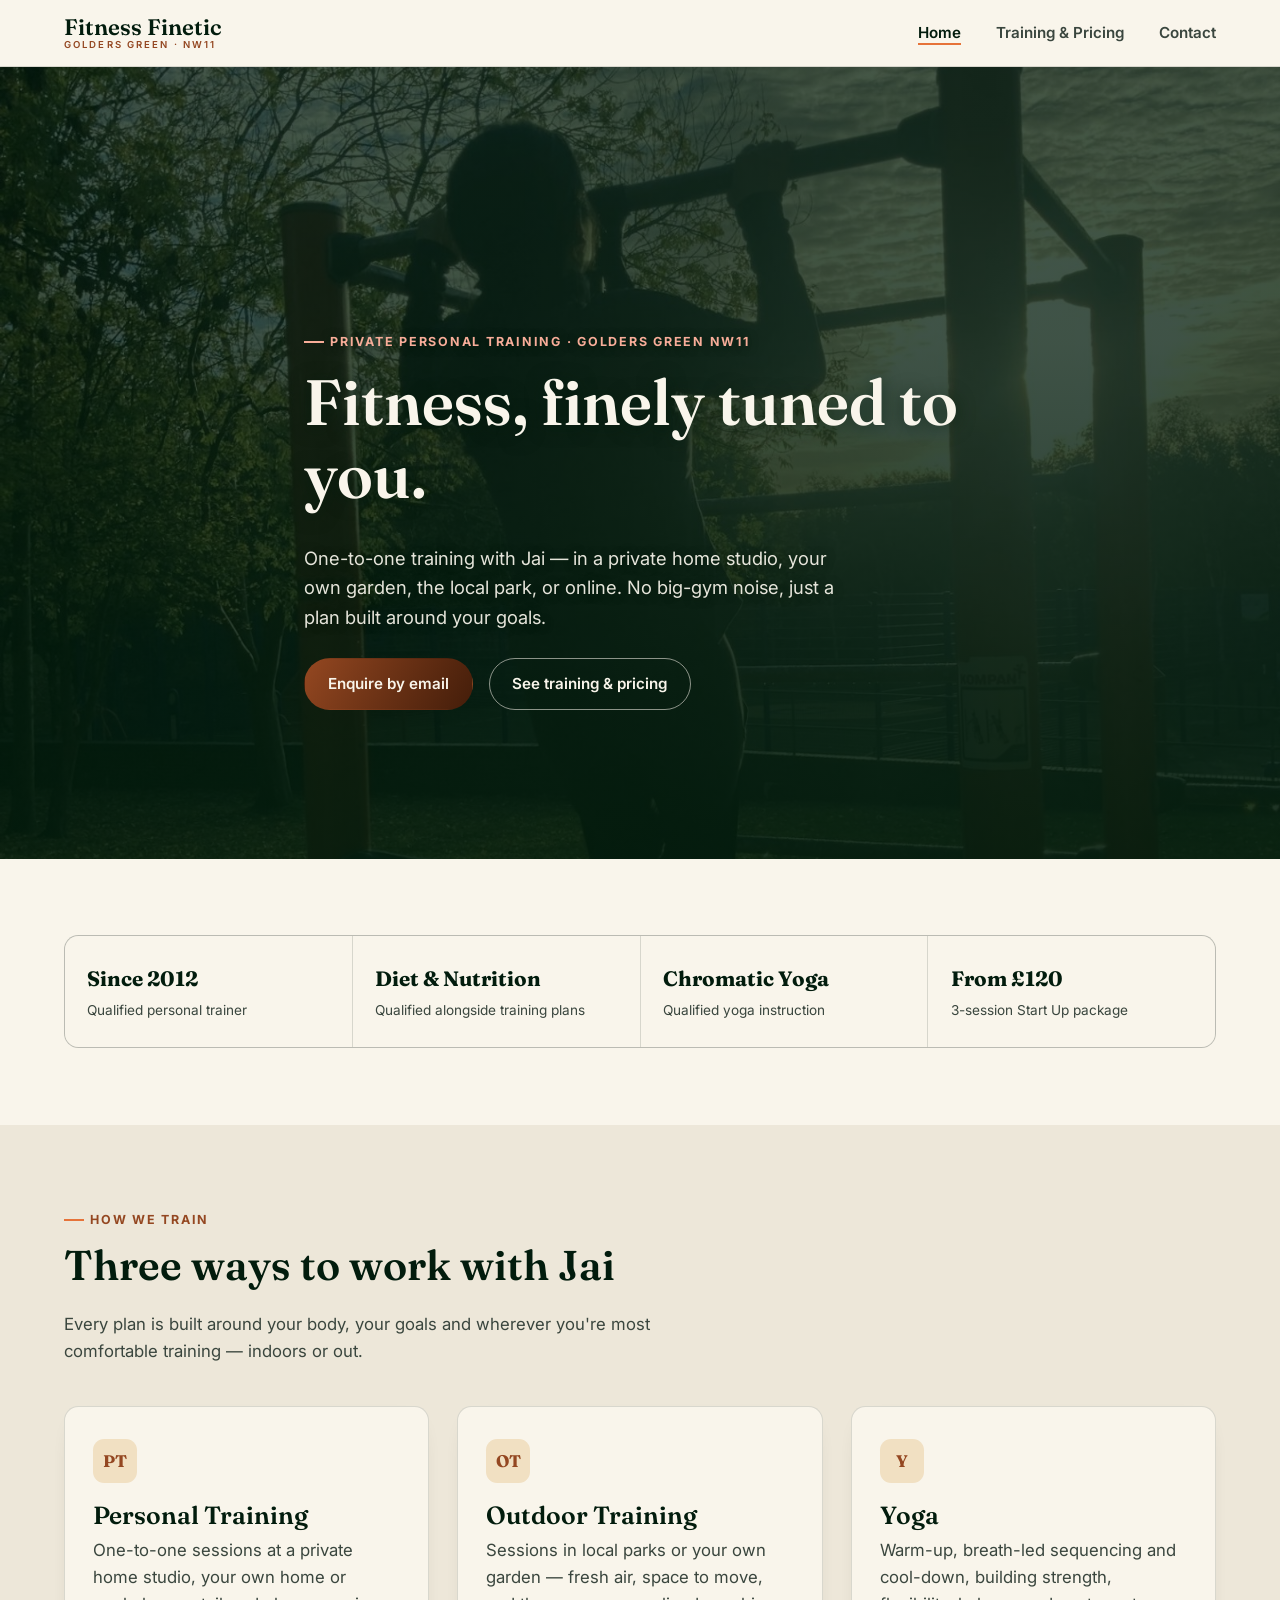
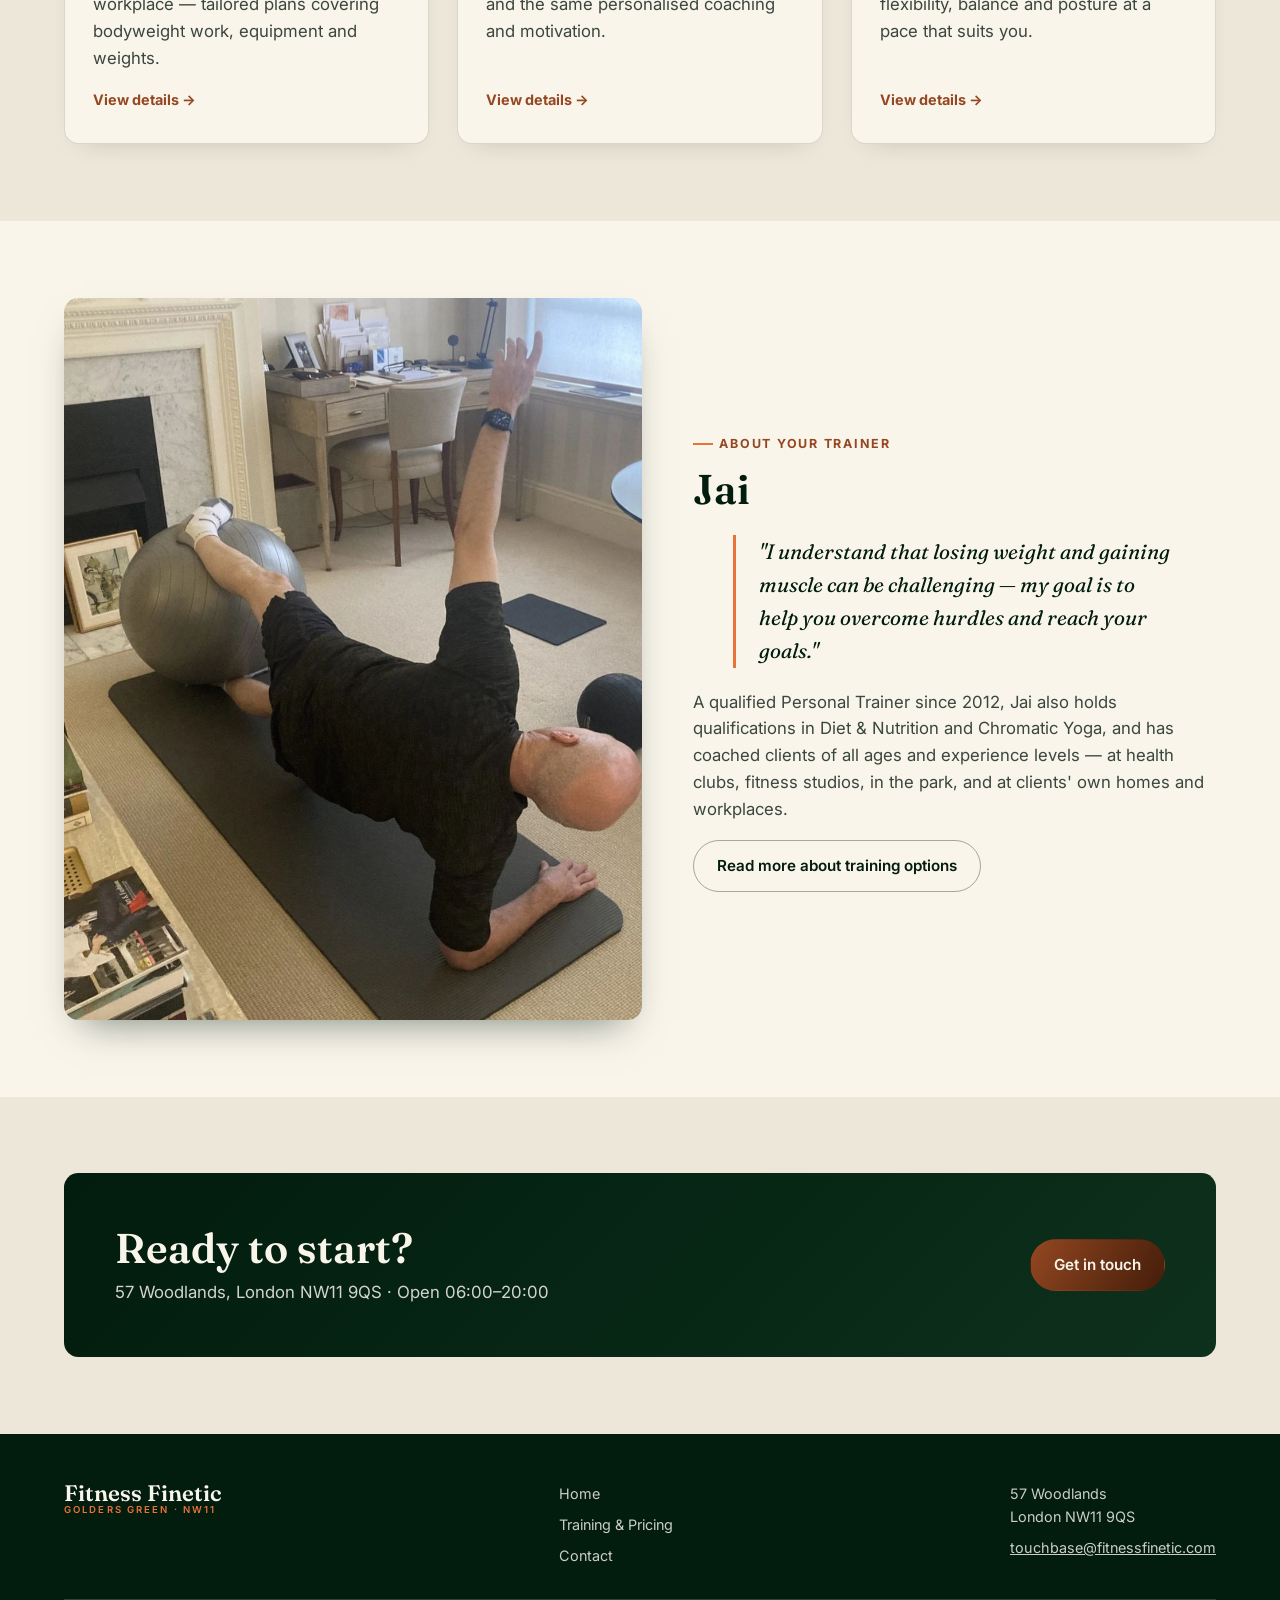
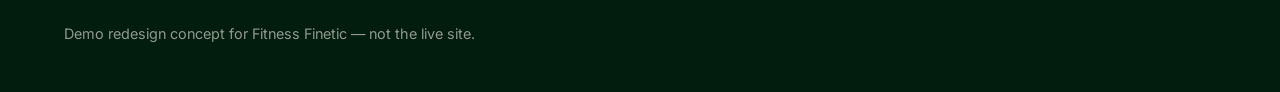
<file: index.html>
<!doctype html>
<html lang="en-GB">
<head>
<meta charset="utf-8">
<meta name="viewport" content="width=device-width, initial-scale=1">
<title>Fitness Finetic — Private Personal Training in Golders Green, NW11</title>
<meta name="description" content="Private personal training, outdoor sessions and yoga with Jai in Golders Green NW11 — studio, home, park or online. Sessions from £120.">
<link rel="preconnect" href="https://fonts.googleapis.com">
<link rel="preconnect" href="https://fonts.gstatic.com" crossorigin>
<link href="https://fonts.googleapis.com/css2?family=Fraunces:opsz,wght@9..144,500;9..144,600&family=Inter:wght@400;500;600;700&display=swap" rel="stylesheet">
<link rel="stylesheet" href="assets/css/style.css">
</head>
<body>

<header class="site-header" data-nav-open="false">
  <div class="container">
    <a class="wordmark" href="index.html">Fitness Finetic<small>Golders Green · NW11</small></a>
    <nav class="primary-nav" aria-label="Primary">
      <ul>
        <li><a href="index.html" aria-current="page">Home</a></li>
        <li><a href="training.html">Training &amp; Pricing</a></li>
        <li><a href="contact.html">Contact</a></li>
      </ul>
    </nav>
    <button class="nav-toggle" aria-label="Toggle menu" aria-expanded="false">
      <span></span>
    </button>
  </div>
</header>

<main>
  <section class="hero">
    <div class="hero-media">
      <img src="assets/images/outdoor-pullups-sunset.jpg" alt="Client performing pull-ups on an outdoor gym bar silhouetted against a sunset sky during an outdoor personal training session">
    </div>
    <div class="container hero-content">
      <p class="eyebrow">Private personal training · Golders Green NW11</p>
      <h1>Fitness, finely tuned to you.</h1>
      <p class="lead">One-to-one training with Jai — in a private home studio, your own garden, the local park, or online. No big-gym noise, just a plan built around your goals.</p>
      <div class="hero-actions">
        <span class="btn-wrap"><a class="btn accent" href="mailto:touchbase@fitnessfinetic.com">Enquire by email</a></span>
        <span class="btn-wrap"><a class="btn ghost" href="training.html">See training &amp; pricing</a></span>
      </div>
    </div>
  </section>

  <section data-reveal>
    <div class="container">
      <div class="fact-strip">
        <div class="fact">
          <strong>Since 2012</strong>
          <span>Qualified personal trainer</span>
        </div>
        <div class="fact">
          <strong>Diet &amp; Nutrition</strong>
          <span>Qualified alongside training plans</span>
        </div>
        <div class="fact">
          <strong>Chromatic Yoga</strong>
          <span>Qualified yoga instruction</span>
        </div>
        <div class="fact">
          <strong>From £120</strong>
          <span>3-session Start Up package</span>
        </div>
      </div>
    </div>
  </section>

  <section class="alt-bg">
    <div class="container">
      <div class="section-head" data-reveal>
        <p class="eyebrow">How we train</p>
        <h2>Three ways to work with Jai</h2>
        <p>Every plan is built around your body, your goals and wherever you're most comfortable training — indoors or out.</p>
      </div>
      <div class="card-grid">
        <div class="card" data-reveal>
          <span class="card-icon">PT</span>
          <h3>Personal Training</h3>
          <p>One-to-one sessions at a private home studio, your own home or workplace — tailored plans covering bodyweight work, equipment and weights.</p>
          <a class="card-link" href="training.html#personal-training">View details →</a>
        </div>
        <div class="card" data-reveal>
          <span class="card-icon">OT</span>
          <h3>Outdoor Training</h3>
          <p>Sessions in local parks or your own garden — fresh air, space to move, and the same personalised coaching and motivation.</p>
          <a class="card-link" href="training.html#outdoor-training">View details →</a>
        </div>
        <div class="card" data-reveal>
          <span class="card-icon">Y</span>
          <h3>Yoga</h3>
          <p>Warm-up, breath-led sequencing and cool-down, building strength, flexibility, balance and posture at a pace that suits you.</p>
          <a class="card-link" href="training.html#yoga">View details →</a>
        </div>
      </div>
    </div>
  </section>

  <section>
    <div class="container split">
      <div class="split-media">
        <img src="assets/images/home-studio-mobility.jpg" alt="Client doing a mobility exercise with a stability ball during a home personal training session">
      </div>
      <div data-reveal>
        <p class="eyebrow">About your trainer</p>
        <h2>Jai</h2>
        <blockquote class="pull-quote">"I understand that losing weight and gaining muscle can be challenging — my goal is to help you overcome hurdles and reach your goals."</blockquote>
        <p>A qualified Personal Trainer since 2012, Jai also holds qualifications in Diet &amp; Nutrition and Chromatic Yoga, and has coached clients of all ages and experience levels — at health clubs, fitness studios, in the park, and at clients' own homes and workplaces.</p>
        <span class="btn-wrap"><a class="btn ghost dark" href="training.html">Read more about training options</a></span>
      </div>
    </div>
  </section>

  <section class="alt-bg">
    <div class="container">
      <div class="cta-band" data-reveal>
        <div>
          <h2>Ready to start?</h2>
          <p>57 Woodlands, London NW11 9QS · Open 06:00–20:00</p>
        </div>
        <span class="btn-wrap"><a class="btn accent" href="contact.html">Get in touch</a></span>
      </div>
    </div>
  </section>
</main>

<footer class="site-footer">
  <div class="container">
    <div class="footer-grid">
      <div>
        <a class="wordmark" href="index.html">Fitness Finetic<small>Golders Green · NW11</small></a>
      </div>
      <nav class="footer-nav" aria-label="Footer">
        <ul>
          <li><a href="index.html">Home</a></li>
          <li><a href="training.html">Training &amp; Pricing</a></li>
          <li><a href="contact.html">Contact</a></li>
        </ul>
      </nav>
      <div>
        <p style="margin:0">57 Woodlands<br>London NW11 9QS</p>
        <p style="margin:0.6em 0 0"><a href="mailto:touchbase@fitnessfinetic.com">touchbase@fitnessfinetic.com</a></p>
      </div>
    </div>
    <p class="footer-fine">Demo redesign concept for Fitness Finetic — not the live site.</p>
  </div>
</footer>

<script src="assets/js/script.js"></script>
</body>
</html>
</file>
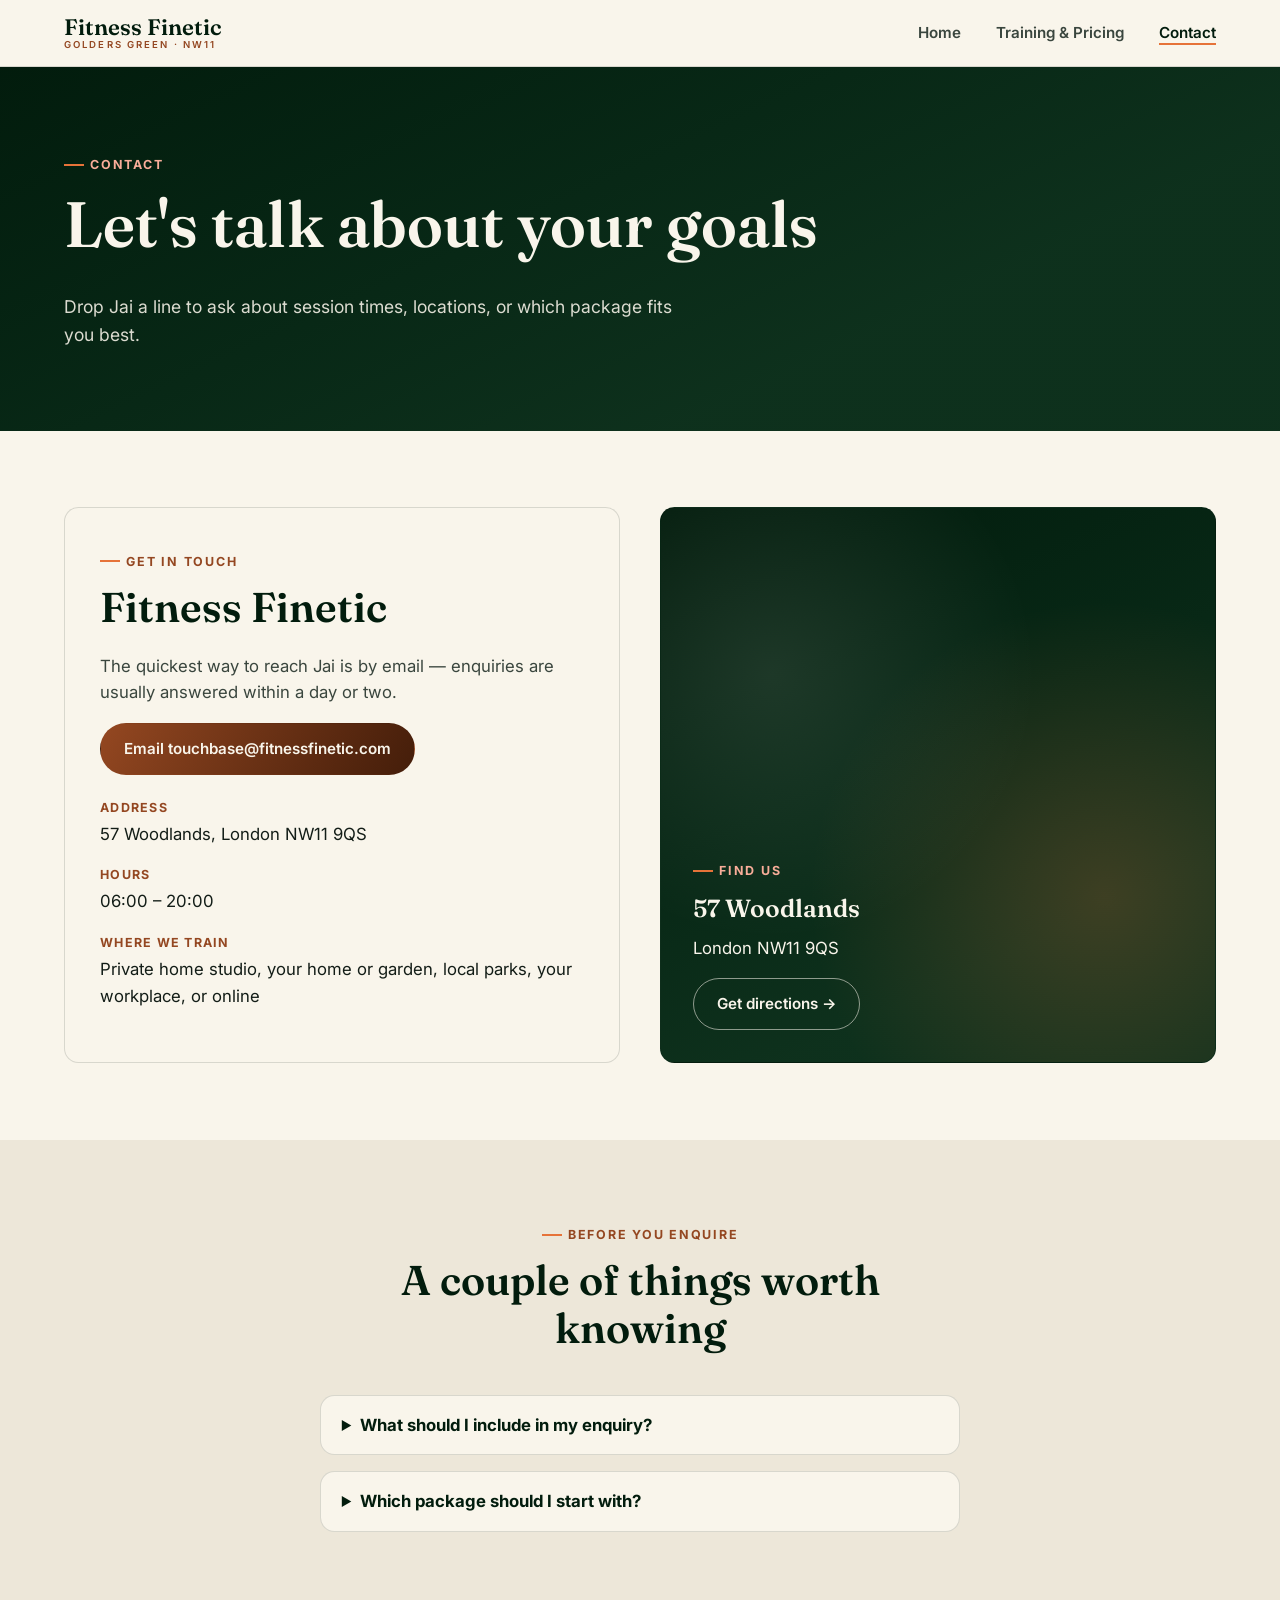
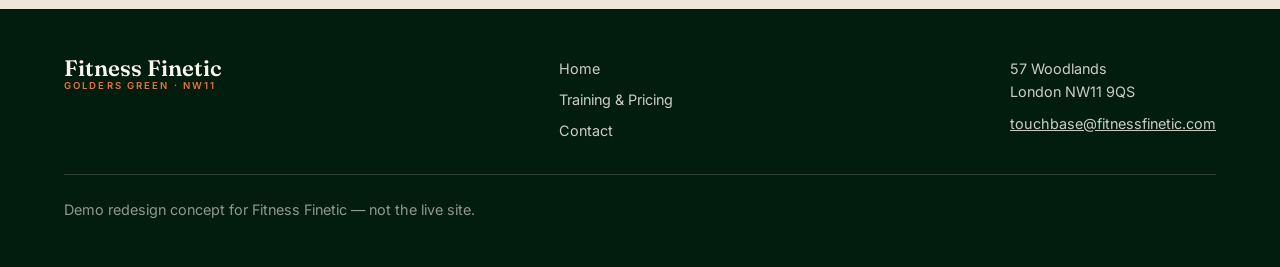
<file: contact.html>
<!doctype html>
<html lang="en-GB">
<head>
<meta charset="utf-8">
<meta name="viewport" content="width=device-width, initial-scale=1">
<title>Contact — Fitness Finetic, Golders Green NW11</title>
<meta name="description" content="Get in touch with Fitness Finetic in Golders Green NW11. Email touchbase@fitnessfinetic.com, 57 Woodlands, London NW11 9QS, open 06:00–20:00.">
<link rel="preconnect" href="https://fonts.googleapis.com">
<link rel="preconnect" href="https://fonts.gstatic.com" crossorigin>
<link href="https://fonts.googleapis.com/css2?family=Fraunces:opsz,wght@9..144,500;9..144,600&family=Inter:wght@400;500;600;700&display=swap" rel="stylesheet">
<link rel="stylesheet" href="assets/css/style.css">
</head>
<body>

<header class="site-header" data-nav-open="false">
  <div class="container">
    <a class="wordmark" href="index.html">Fitness Finetic<small>Golders Green · NW11</small></a>
    <nav class="primary-nav" aria-label="Primary">
      <ul>
        <li><a href="index.html">Home</a></li>
        <li><a href="training.html">Training &amp; Pricing</a></li>
        <li><a href="contact.html" aria-current="page">Contact</a></li>
      </ul>
    </nav>
    <button class="nav-toggle" aria-label="Toggle menu" aria-expanded="false">
      <span></span>
    </button>
  </div>
</header>

<main>
  <div class="page-header">
    <div class="container">
      <p class="eyebrow">Contact</p>
      <h1>Let's talk about your goals</h1>
      <p class="lead">Drop Jai a line to ask about session times, locations, or which package fits you best.</p>
    </div>
  </div>

  <section>
    <div class="container contact-grid">
      <div class="contact-card" data-reveal>
        <p class="eyebrow">Get in touch</p>
        <h2>Fitness Finetic</h2>
        <p>The quickest way to reach Jai is by email — enquiries are usually answered within a day or two.</p>
        <span class="btn-wrap"><a class="btn accent" href="mailto:touchbase@fitnessfinetic.com">Email touchbase@fitnessfinetic.com</a></span>
        <dl>
          <div>
            <dt>Address</dt>
            <dd>57 Woodlands, London NW11 9QS</dd>
          </div>
          <div>
            <dt>Hours</dt>
            <dd>06:00 – 20:00</dd>
          </div>
          <div>
            <dt>Where we train</dt>
            <dd>Private home studio, your home or garden, local parks, your workplace, or online</dd>
          </div>
        </dl>
      </div>
      <div class="map-card" data-reveal>
        <div class="map-card-body">
          <p class="eyebrow">Find us</p>
          <h3>57 Woodlands</h3>
          <p>London NW11 9QS</p>
          <span class="btn-wrap"><a class="btn ghost" href="https://www.google.com/maps/search/?api=1&amp;query=57+Woodlands%2C+London+NW11+9QS" target="_blank" rel="noopener">Get directions →</a></span>
        </div>
      </div>
    </div>
  </section>

  <section class="alt-bg">
    <div class="container">
      <div class="section-head center" data-reveal>
        <p class="eyebrow">Before you enquire</p>
        <h2>A couple of things worth knowing</h2>
      </div>
      <div style="max-width:40rem;margin-inline:auto;display:grid;gap:1rem" data-reveal>
        <details class="note">
          <summary>What should I include in my enquiry?</summary>
          <p style="margin:0">Let Jai know your main goal (e.g. general fitness, weight loss, muscle gain, or yoga), your preferred location (studio, home, park or online), and roughly what times of day suit you.</p>
        </details>
        <details class="note">
          <summary>Which package should I start with?</summary>
          <p style="margin:0">Most new clients start with the Start Up package (3 sessions, from £120) to try things out before committing to a longer Personal Training or Yoga Pass block — see the <a href="training.html">Training &amp; Pricing</a> page for full details.</p>
        </details>
      </div>
    </div>
  </section>
</main>

<footer class="site-footer">
  <div class="container">
    <div class="footer-grid">
      <div>
        <a class="wordmark" href="index.html">Fitness Finetic<small>Golders Green · NW11</small></a>
      </div>
      <nav class="footer-nav" aria-label="Footer">
        <ul>
          <li><a href="index.html">Home</a></li>
          <li><a href="training.html">Training &amp; Pricing</a></li>
          <li><a href="contact.html">Contact</a></li>
        </ul>
      </nav>
      <div>
        <p style="margin:0">57 Woodlands<br>London NW11 9QS</p>
        <p style="margin:0.6em 0 0"><a href="mailto:touchbase@fitnessfinetic.com">touchbase@fitnessfinetic.com</a></p>
      </div>
    </div>
    <p class="footer-fine">Demo redesign concept for Fitness Finetic — not the live site.</p>
  </div>
</footer>

<script src="assets/js/script.js"></script>
</body>
</html>
</file>
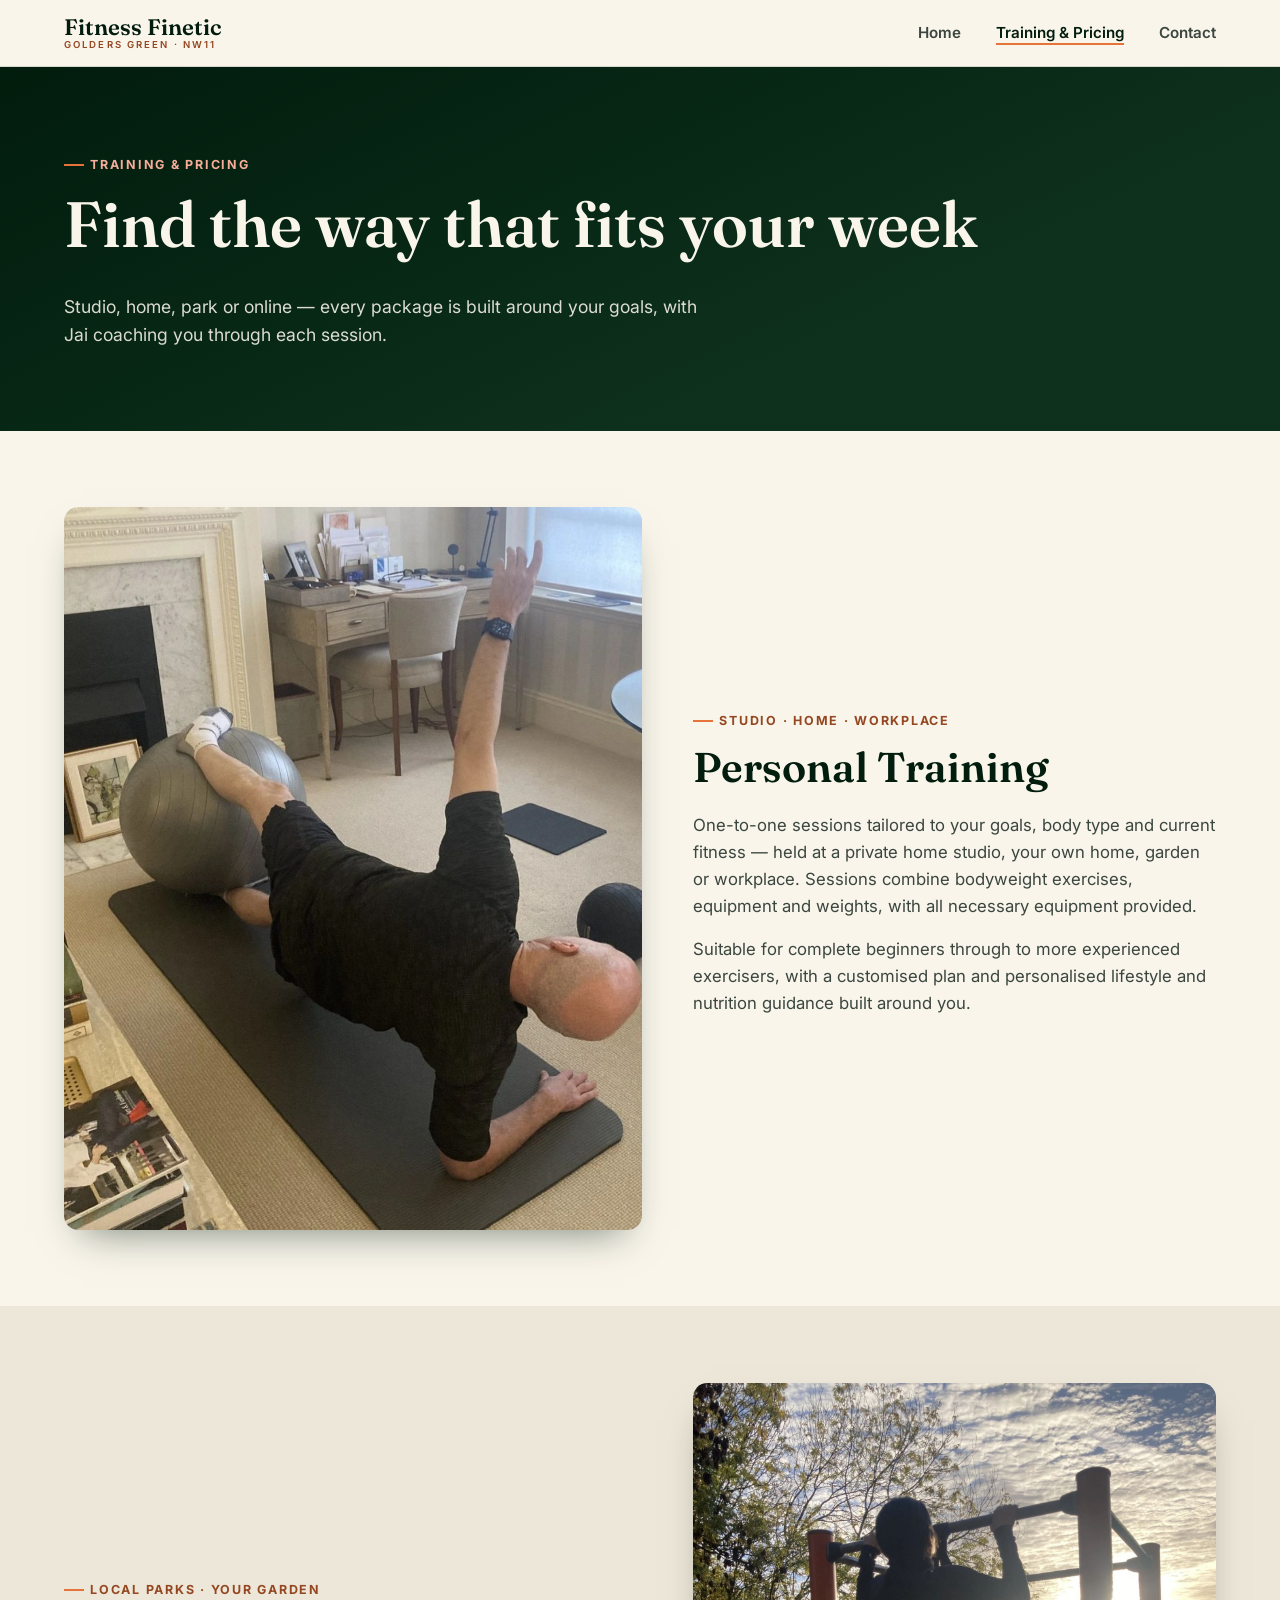
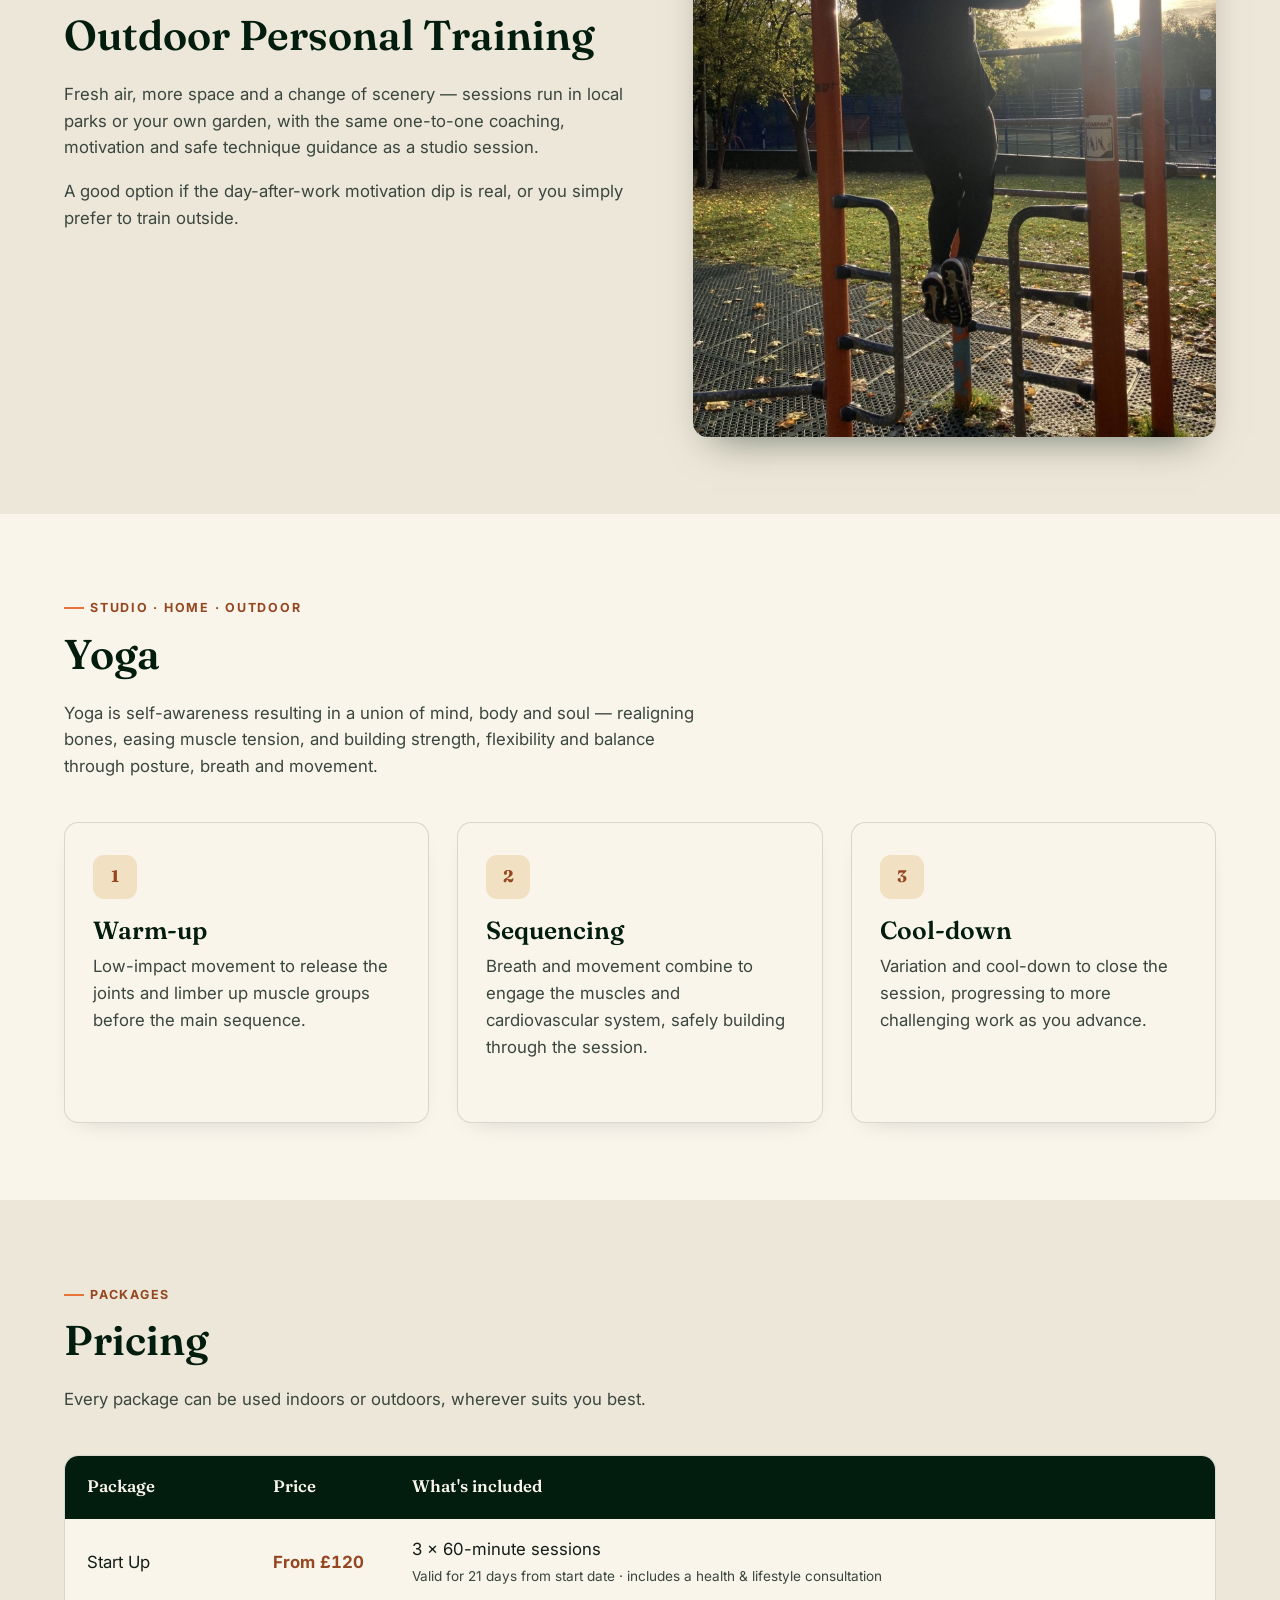
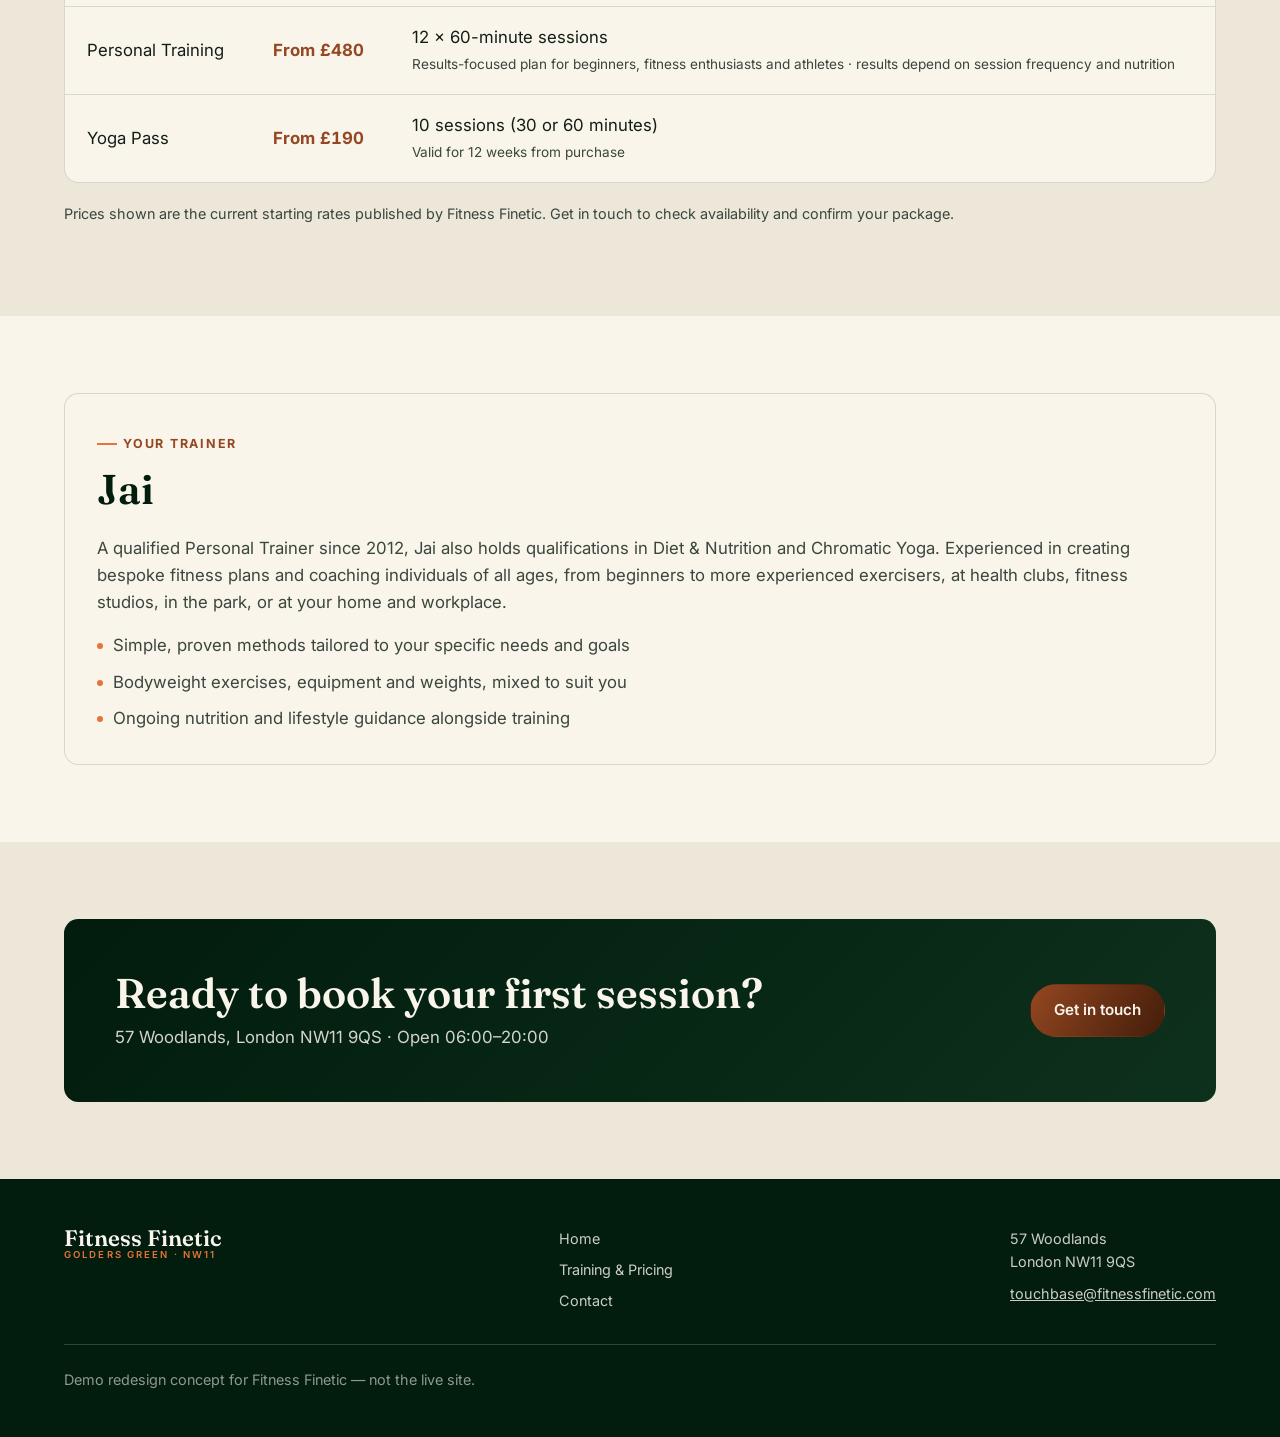
<file: training.html>
<!doctype html>
<html lang="en-GB">
<head>
<meta charset="utf-8">
<meta name="viewport" content="width=device-width, initial-scale=1">
<title>Training &amp; Pricing — Fitness Finetic, Golders Green NW11</title>
<meta name="description" content="Personal training, outdoor training and yoga with Jai in Golders Green NW11. Start Up package from £120, Personal Training from £480, Yoga Pass from £190.">
<link rel="preconnect" href="https://fonts.googleapis.com">
<link rel="preconnect" href="https://fonts.gstatic.com" crossorigin>
<link href="https://fonts.googleapis.com/css2?family=Fraunces:opsz,wght@9..144,500;9..144,600&family=Inter:wght@400;500;600;700&display=swap" rel="stylesheet">
<link rel="stylesheet" href="assets/css/style.css">
</head>
<body>

<header class="site-header" data-nav-open="false">
  <div class="container">
    <a class="wordmark" href="index.html">Fitness Finetic<small>Golders Green · NW11</small></a>
    <nav class="primary-nav" aria-label="Primary">
      <ul>
        <li><a href="index.html">Home</a></li>
        <li><a href="training.html" aria-current="page">Training &amp; Pricing</a></li>
        <li><a href="contact.html">Contact</a></li>
      </ul>
    </nav>
    <button class="nav-toggle" aria-label="Toggle menu" aria-expanded="false">
      <span></span>
    </button>
  </div>
</header>

<main>
  <div class="page-header">
    <div class="container">
      <p class="eyebrow">Training &amp; Pricing</p>
      <h1>Find the way that fits your week</h1>
      <p class="lead">Studio, home, park or online — every package is built around your goals, with Jai coaching you through each session.</p>
    </div>
  </div>

  <section id="personal-training">
    <div class="container split">
      <div class="split-media">
        <img src="assets/images/home-studio-mobility.jpg" alt="Client doing a mobility exercise with a stability ball during a home personal training session">
      </div>
      <div data-reveal>
        <p class="eyebrow">Studio · Home · Workplace</p>
        <h2>Personal Training</h2>
        <p>One-to-one sessions tailored to your goals, body type and current fitness — held at a private home studio, your own home, garden or workplace. Sessions combine bodyweight exercises, equipment and weights, with all necessary equipment provided.</p>
        <p>Suitable for complete beginners through to more experienced exercisers, with a customised plan and personalised lifestyle and nutrition guidance built around you.</p>
      </div>
    </div>
  </section>

  <section id="outdoor-training" class="alt-bg">
    <div class="container split reverse">
      <div class="split-media">
        <img src="assets/images/outdoor-pullups-sunset.jpg" alt="Client doing pull-ups on an outdoor gym bar at sunset during an outdoor personal training session">
      </div>
      <div data-reveal>
        <p class="eyebrow">Local parks · Your garden</p>
        <h2>Outdoor Personal Training</h2>
        <p>Fresh air, more space and a change of scenery — sessions run in local parks or your own garden, with the same one-to-one coaching, motivation and safe technique guidance as a studio session.</p>
        <p>A good option if the day-after-work motivation dip is real, or you simply prefer to train outside.</p>
      </div>
    </div>
  </section>

  <section id="yoga">
    <div class="container">
      <div class="section-head" data-reveal>
        <p class="eyebrow">Studio · Home · Outdoor</p>
        <h2>Yoga</h2>
        <p>Yoga is self-awareness resulting in a union of mind, body and soul — realigning bones, easing muscle tension, and building strength, flexibility and balance through posture, breath and movement.</p>
      </div>
      <div class="card-grid" data-reveal>
        <div class="card">
          <span class="card-icon">1</span>
          <h3>Warm-up</h3>
          <p>Low-impact movement to release the joints and limber up muscle groups before the main sequence.</p>
        </div>
        <div class="card">
          <span class="card-icon">2</span>
          <h3>Sequencing</h3>
          <p>Breath and movement combine to engage the muscles and cardiovascular system, safely building through the session.</p>
        </div>
        <div class="card">
          <span class="card-icon">3</span>
          <h3>Cool-down</h3>
          <p>Variation and cool-down to close the session, progressing to more challenging work as you advance.</p>
        </div>
      </div>
    </div>
  </section>

  <section class="alt-bg">
    <div class="container">
      <div class="section-head" data-reveal>
        <p class="eyebrow">Packages</p>
        <h2>Pricing</h2>
        <p>Every package can be used indoors or outdoors, wherever suits you best.</p>
      </div>
      <div class="scroll-x" data-reveal>
        <table class="pricing-table">
          <thead>
            <tr>
              <th>Package</th>
              <th>Price</th>
              <th>What's included</th>
            </tr>
          </thead>
          <tbody>
            <tr>
              <td>Start Up</td>
              <td class="price">From £120</td>
              <td>
                3 x 60-minute sessions
                <span class="fine">Valid for 21 days from start date · includes a health &amp; lifestyle consultation</span>
              </td>
            </tr>
            <tr>
              <td>Personal Training</td>
              <td class="price">From £480</td>
              <td>
                12 x 60-minute sessions
                <span class="fine">Results-focused plan for beginners, fitness enthusiasts and athletes · results depend on session frequency and nutrition</span>
              </td>
            </tr>
            <tr>
              <td>Yoga Pass</td>
              <td class="price">From £190</td>
              <td>
                10 sessions (30 or 60 minutes)
                <span class="fine">Valid for 12 weeks from purchase</span>
              </td>
            </tr>
          </tbody>
        </table>
      </div>
      <p style="margin-top:1.2rem;font-size:0.9rem;color:var(--ink-soft)">Prices shown are the current starting rates published by Fitness Finetic. Get in touch to check availability and confirm your package.</p>
    </div>
  </section>

  <section>
    <div class="container">
      <div class="trainer-box" data-reveal>
        <p class="eyebrow">Your trainer</p>
        <h2>Jai</h2>
        <p>A qualified Personal Trainer since 2012, Jai also holds qualifications in Diet &amp; Nutrition and Chromatic Yoga. Experienced in creating bespoke fitness plans and coaching individuals of all ages, from beginners to more experienced exercisers, at health clubs, fitness studios, in the park, or at your home and workplace.</p>
        <ul>
          <li>Simple, proven methods tailored to your specific needs and goals</li>
          <li>Bodyweight exercises, equipment and weights, mixed to suit you</li>
          <li>Ongoing nutrition and lifestyle guidance alongside training</li>
        </ul>
      </div>
    </div>
  </section>

  <section class="alt-bg">
    <div class="container">
      <div class="cta-band" data-reveal>
        <div>
          <h2>Ready to book your first session?</h2>
          <p>57 Woodlands, London NW11 9QS · Open 06:00–20:00</p>
        </div>
        <span class="btn-wrap"><a class="btn accent" href="contact.html">Get in touch</a></span>
      </div>
    </div>
  </section>
</main>

<footer class="site-footer">
  <div class="container">
    <div class="footer-grid">
      <div>
        <a class="wordmark" href="index.html">Fitness Finetic<small>Golders Green · NW11</small></a>
      </div>
      <nav class="footer-nav" aria-label="Footer">
        <ul>
          <li><a href="index.html">Home</a></li>
          <li><a href="training.html">Training &amp; Pricing</a></li>
          <li><a href="contact.html">Contact</a></li>
        </ul>
      </nav>
      <div>
        <p style="margin:0">57 Woodlands<br>London NW11 9QS</p>
        <p style="margin:0.6em 0 0"><a href="mailto:touchbase@fitnessfinetic.com">touchbase@fitnessfinetic.com</a></p>
      </div>
    </div>
    <p class="footer-fine">Demo redesign concept for Fitness Finetic — not the live site.</p>
  </div>
</footer>

<script src="assets/js/script.js"></script>
</body>
</html>
</file>
<file: assets/css/style.css>
/* ==========================================================================
   Fitness Finetic — demo redesign
   Distinct identity: private, boutique personal-training studio.
   Deep pine green + warm terracotta accent on warm paper, serif display type.
   ========================================================================== */

@view-transition {
  navigation: auto;
}

:root {
  --brand: oklch(28% 0.055 155);
  --brand-2: oklch(20% 0.045 155);
  --brand-tint: color-mix(in oklch, var(--brand) 22%, white);
  --accent: oklch(68% 0.16 45);
  --accent-dark: color-mix(in oklch, var(--accent) 72%, black);
  --accent-deep: color-mix(in oklch, var(--accent) 42%, black);
  --accent-tint: color-mix(in oklch, var(--accent) 18%, white);
  --accent-hero: color-mix(in oklch, var(--accent) 58%, white);
  --paper: oklch(97% 0.014 90);
  --paper-2: oklch(93% 0.02 88);
  --ink: oklch(22% 0.02 155);
  --ink-soft: oklch(38% 0.02 155);
  --line: color-mix(in oklch, var(--ink) 14%, transparent);

  --font-display: "Fraunces", "Iowan Old Style", Georgia, serif;
  --font-body: "Inter", -apple-system, BlinkMacSystemFont, "Segoe UI", sans-serif;

  --container: min(72rem, 92vw);
  --radius: 0.9rem;
  --shadow-soft: 0 1.2rem 2.4rem -1.2rem color-mix(in oklch, var(--brand-2) 55%, transparent);
}

* {
  box-sizing: border-box;
}

html {
  scroll-behavior: smooth;
}

@media (prefers-reduced-motion: reduce) {
  html {
    scroll-behavior: auto;
  }
}

body {
  margin: 0;
  background: var(--paper);
  color: var(--ink);
  font-family: var(--font-body);
  font-size: 1.05rem;
  line-height: 1.6;
  -webkit-font-smoothing: antialiased;
}

img {
  max-width: 100%;
  display: block;
}

a {
  color: inherit;
}

h1, h2, h3, h4 {
  font-family: var(--font-display);
  line-height: 1.15;
  margin: 0 0 0.5em;
  color: var(--brand-2);
  font-weight: 600;
}

h1 { font-size: clamp(2.4rem, 5vw + 1rem, 4rem); }
h2 { font-size: clamp(1.8rem, 3vw + 1rem, 2.6rem); }
h3 { font-size: clamp(1.25rem, 1.4vw + 1rem, 1.55rem); }

p {
  margin: 0 0 1em;
  color: var(--ink-soft);
}

.eyebrow {
  display: inline-flex;
  align-items: center;
  gap: 0.5em;
  font-family: var(--font-body);
  font-size: 0.78rem;
  font-weight: 700;
  letter-spacing: 0.14em;
  text-transform: uppercase;
  color: var(--accent-dark);
}

.eyebrow::before {
  content: "";
  width: 1.6em;
  height: 2px;
  background: var(--accent);
  display: inline-block;
}

.container {
  width: var(--container);
  margin-inline: auto;
}

/* Thin custom scrollbars on internally-scrolling elements */
.scroll-x {
  overflow-x: auto;
  scrollbar-width: thin;
  scrollbar-color: var(--brand-tint) transparent;
}
.scroll-x::-webkit-scrollbar {
  height: 8px;
}
.scroll-x::-webkit-scrollbar-track {
  background: transparent;
}
.scroll-x::-webkit-scrollbar-thumb {
  background: color-mix(in oklch, var(--brand) 45%, transparent);
  border-radius: 999px;
}

/* ---------- Buttons ---------- */
.btn {
  --btn-bg: var(--brand);
  --btn-fg: var(--paper);
  display: inline-flex;
  align-items: center;
  gap: 0.6em;
  padding: 0.85em 1.5em;
  border-radius: 999px;
  background: var(--btn-bg);
  color: var(--btn-fg);
  text-decoration: none;
  font-weight: 600;
  font-size: 0.95rem;
  border: 1px solid transparent;
  isolation: isolate;
}

.btn-wrap {
  display: inline-block;
  transition: transform 0.25s ease;
}
.btn-wrap:hover {
  transform: translateY(-2px);
}
.btn-wrap:hover .btn {
  box-shadow: var(--shadow-soft);
}

.btn.accent {
  /* Both gradient stops are kept dark enough (relative luminance well under
     ~0.16) that the light --paper text clears 4.5:1 across the whole
     button, not just at one end -- a light-orange/dark-text pairing here
     measured as low as 2.86:1 at the accent-dark stop and 2.8:1 at the
     accent stop (checked via rendered-pixel luminance sampling). */
  --btn-bg: linear-gradient(120deg in oklch, var(--accent-dark), var(--accent-deep));
  --btn-fg: var(--paper);
}

.btn.ghost {
  --btn-bg: transparent;
  --btn-fg: var(--paper);
  border-color: color-mix(in oklch, var(--paper) 55%, transparent);
}

.btn.ghost.dark {
  --btn-fg: var(--brand-2);
  border-color: color-mix(in oklch, var(--brand-2) 35%, transparent);
}

/* ---------- Header ---------- */
.site-header {
  position: sticky;
  top: 0;
  z-index: 40;
  background: color-mix(in oklch, var(--paper) 92%, transparent);
  backdrop-filter: blur(10px);
  border-bottom: 1px solid var(--line);
}

.site-header .container {
  display: flex;
  align-items: center;
  justify-content: space-between;
  padding-block: 1rem;
}

.wordmark {
  font-family: var(--font-display);
  font-size: 1.4rem;
  font-weight: 600;
  color: var(--brand-2);
  text-decoration: none;
  display: flex;
  flex-direction: column;
  line-height: 1.05;
}

.wordmark small {
  font-family: var(--font-body);
  font-size: 0.6rem;
  font-weight: 600;
  letter-spacing: 0.22em;
  text-transform: uppercase;
  color: var(--accent-dark);
}

.nav-toggle {
  display: none;
  background: none;
  border: 1px solid var(--line);
  border-radius: 0.6rem;
  padding: 0.5rem 0.7rem;
  cursor: pointer;
}

.nav-toggle span,
.nav-toggle span::before,
.nav-toggle span::after {
  content: "";
  display: block;
  width: 22px;
  height: 2px;
  background: var(--brand-2);
  position: relative;
  transition: transform 0.2s ease;
}
.nav-toggle span::before { position: absolute; top: -7px; }
.nav-toggle span::after { position: absolute; top: 7px; }

.primary-nav ul {
  display: flex;
  gap: 2.2rem;
  list-style: none;
  margin: 0;
  padding: 0;
}

.primary-nav a {
  text-decoration: none;
  font-weight: 600;
  font-size: 0.95rem;
  color: var(--ink-soft);
  position: relative;
  padding-bottom: 0.2em;
}

.primary-nav a::after {
  content: "";
  position: absolute;
  left: 0;
  right: 100%;
  bottom: 0;
  height: 2px;
  background: var(--accent);
  transition: right 0.25s ease;
}

.primary-nav a:hover::after,
.primary-nav a[aria-current="page"]::after {
  right: 0;
}

.primary-nav a[aria-current="page"] {
  color: var(--brand-2);
}

@media (max-width: 780px) {
  .nav-toggle {
    display: inline-flex;
    align-items: center;
    justify-content: center;
  }

  .primary-nav {
    position: absolute;
    top: 100%;
    left: 0;
    right: 0;
    background: var(--paper);
    border-bottom: 1px solid var(--line);
    max-height: 0;
    overflow: hidden;
    transition: max-height 0.3s ease;
  }

  .primary-nav ul {
    flex-direction: column;
    gap: 0;
    padding: 0.5rem var(--edge, 4vw) 1.2rem;
  }

  .primary-nav li {
    border-bottom: 1px solid var(--line);
  }

  .primary-nav a {
    display: block;
    padding: 0.9rem 0;
  }

  .site-header[data-nav-open="true"] .primary-nav {
    max-height: 24rem;
  }

  .site-header[data-nav-open="true"] .nav-toggle span {
    background: transparent;
  }
  .site-header[data-nav-open="true"] .nav-toggle span::before {
    transform: rotate(45deg);
    top: 0;
  }
  .site-header[data-nav-open="true"] .nav-toggle span::after {
    transform: rotate(-45deg);
    top: 0;
  }
}

/* ---------- Hero ---------- */
.hero {
  position: relative;
  min-height: 88vh;
  display: flex;
  align-items: flex-end;
  color: var(--paper);
  overflow: hidden;
}

.hero-media {
  position: absolute;
  inset: 0;
  z-index: 0;
}

.hero-media img {
  width: 100%;
  height: 100%;
  object-fit: cover;
  object-position: center 30%;
}

.hero-media::after {
  content: "";
  position: absolute;
  inset: 0;
  /* Monotonically darkening toward the bottom (where the heading/CTAs
     sit) -- an earlier version dipped to 40% around the eyebrow's height,
     which measured as low as ~2.75:1 against the photo there. Checked via
     rendered-pixel luminance sampling at each text element's actual
     position, since this scrim is a sibling pseudo-element and the
     shared contrast-audit script cannot see across that boundary.
     Strengthened again (62/66% -> 74/76%) after swapping the hero photo
     to the sunset pull-up shot: at mobile widths object-fit:cover keeps
     the image's full height (crops width instead), which exposes much
     more bright sky behind the eyebrow/h1 than the old rope photo did at
     the same relative position -- measured as low as 4.26:1 (below the
     4.5:1 threshold) before this bump; 5.2-5.6:1+ after. */
  background: linear-gradient(180deg in oklch,
    color-mix(in oklch, var(--brand-2) 74%, transparent) 0%,
    color-mix(in oklch, var(--brand-2) 76%, transparent) 35%,
    color-mix(in oklch, var(--brand-2) 90%, transparent) 100%);
}

.hero-content {
  position: relative;
  z-index: 1;
  padding-block: 4rem 4.5rem;
  max-width: 42rem;
}

.hero-content .eyebrow {
  /* Lightened relative to the base --accent-dark eyebrow color: at 40%
     scrim opacity (the previous weak point) plain --accent measured
     ~2.8:1 against the photo -- this tint plus the strengthened scrim
     above clears 4.5:1 with margin. */
  color: var(--accent-hero);
  text-shadow: 0 1px 10px color-mix(in oklch, var(--brand-2) 85%, transparent);
}

.hero-content .eyebrow::before {
  background: var(--accent-hero);
}

.hero h1 {
  color: var(--paper);
  text-shadow: 0 2px 18px color-mix(in oklch, var(--brand-2) 70%, transparent);
}

.hero p.lead {
  color: color-mix(in oklch, var(--paper) 92%, transparent);
  font-size: 1.15rem;
  text-shadow: 0 1px 10px color-mix(in oklch, var(--brand-2) 60%, transparent);
  max-width: 34rem;
}

.hero-actions {
  display: flex;
  gap: 1rem;
  flex-wrap: wrap;
  margin-top: 1.6rem;
}

/* small page header for interior pages */
.page-header {
  background: linear-gradient(155deg in oklch, var(--brand-2), var(--brand) 70%);
  color: var(--paper);
  padding-block: 5rem 4rem;
}

.page-header h1 {
  color: var(--paper);
}

.page-header p.lead {
  color: color-mix(in oklch, var(--paper) 88%, transparent);
  max-width: 40rem;
  font-size: 1.1rem;
}

/* Base .eyebrow's --accent-dark reads fine on the light --paper sections
   but measured only ~2.2-2.7:1 against this dark brand gradient --
   checked via rendered-pixel luminance sampling of both gradient stops. */
.page-header .eyebrow {
  color: var(--accent-hero);
}

/* ---------- Sections ---------- */
section {
  padding-block: clamp(3.5rem, 6vw, 6rem);
}

.section-head {
  max-width: 40rem;
  margin-bottom: 2.6rem;
}

.alt-bg {
  background: var(--paper-2);
}

.brand-bg {
  background: var(--brand-2);
  color: var(--paper);
}

.brand-bg h2,
.brand-bg h3 {
  color: var(--paper);
}

.brand-bg p {
  color: color-mix(in oklch, var(--paper) 85%, transparent);
}

/* ---------- Fact strip ---------- */
.fact-strip {
  display: grid;
  grid-template-columns: repeat(4, 1fr);
  gap: 1px;
  background: var(--line);
  border: 1px solid var(--line);
  border-radius: var(--radius);
  overflow: hidden;
}

.fact {
  background: var(--paper);
  padding: 1.6rem 1.4rem;
  display: grid;
  grid-template-rows: subgrid;
  grid-row: span 2;
  gap: 0.3rem;
}

.fact strong {
  font-family: var(--font-display);
  font-size: 1.3rem;
  color: var(--brand-2);
}

.fact span {
  font-size: 0.85rem;
  color: var(--ink-soft);
}

@media (max-width: 780px) {
  .fact-strip {
    grid-template-columns: repeat(2, 1fr);
  }
}

/* ---------- Card grid ---------- */
.card-grid {
  display: grid;
  grid-template-columns: repeat(3, 1fr);
  gap: 1.75rem;
}

.card {
  display: grid;
  grid-template-rows: subgrid;
  grid-row: span 4;
  gap: 0;
  background: var(--paper);
  border: 1px solid var(--line);
  border-radius: var(--radius);
  padding: 2rem 1.75rem;
  box-shadow: 0 0.6rem 1.6rem -1.1rem color-mix(in oklch, var(--ink) 30%, transparent);
}

.card .card-icon {
  width: 2.75rem;
  height: 2.75rem;
  border-radius: 0.7rem;
  background: color-mix(in oklch, var(--accent) 20%, var(--paper));
  display: flex;
  align-items: center;
  justify-content: center;
  margin-bottom: 1.1rem;
  color: var(--accent-dark);
  font-family: var(--font-display);
  font-weight: 700;
}

.card h3 {
  margin-bottom: 0.5rem;
}

.card p {
  margin-bottom: 1rem;
}

.card .card-link {
  align-self: end;
  font-weight: 700;
  color: var(--accent-dark);
  text-decoration: none;
  font-size: 0.9rem;
}

@media (max-width: 900px) {
  .card-grid {
    grid-template-columns: 1fr;
  }
}

/* ---------- Split (image + text) ---------- */
.split {
  display: grid;
  grid-template-columns: 1.05fr 0.95fr;
  gap: clamp(2rem, 4vw, 4rem);
  align-items: center;
}

.split.reverse .split-media {
  order: 2;
}

.split-media {
  aspect-ratio: 4 / 5;
  border-radius: var(--radius);
  overflow: hidden;
  box-shadow: var(--shadow-soft);
}

.split-media img {
  width: 100%;
  height: 100%;
  object-fit: cover;
}

@media (max-width: 860px) {
  .split {
    grid-template-columns: 1fr;
  }
  .split.reverse .split-media {
    order: 0;
  }
}

/* ---------- Pull quote / about ---------- */
.pull-quote {
  border-left: 3px solid var(--accent);
  padding-left: 1.4rem;
  font-family: var(--font-display);
  font-size: 1.3rem;
  color: var(--brand-2);
  font-style: italic;
}

.trainer-box {
  background: var(--paper);
  border: 1px solid var(--line);
  border-radius: var(--radius);
  padding: 2rem;
}

.trainer-box ul {
  list-style: none;
  margin: 1rem 0 0;
  padding: 0;
  display: grid;
  gap: 0.6rem;
}

.trainer-box li {
  display: flex;
  gap: 0.6rem;
  align-items: baseline;
  color: var(--ink-soft);
}

.trainer-box li::before {
  content: "";
  width: 6px;
  height: 6px;
  border-radius: 50%;
  background: var(--accent);
  flex: none;
  transform: translateY(-2px);
}

/* ---------- Pricing table ---------- */
.pricing-table {
  width: 100%;
  border-collapse: separate;
  border-spacing: 0;
  min-width: 640px;
  background: var(--paper);
  border-radius: var(--radius);
  overflow: hidden;
  border: 1px solid var(--line);
}

.pricing-table th,
.pricing-table td {
  padding: 1.1rem 1.4rem;
  text-align: left;
  border-bottom: 1px solid var(--line);
}

.pricing-table thead th {
  background: var(--brand-2);
  color: var(--paper);
  font-family: var(--font-display);
  font-weight: 600;
  font-size: 1.05rem;
}

.pricing-table tbody tr:last-child td {
  border-bottom: none;
}

.pricing-table .price {
  font-variant-numeric: tabular-nums;
  font-weight: 700;
  color: var(--accent-dark);
  white-space: nowrap;
}

.pricing-table td small,
.pricing-table td .fine {
  display: block;
  color: var(--ink-soft);
  font-size: 0.85rem;
  margin-top: 0.2rem;
}

/* ---------- CTA band ---------- */
.cta-band {
  background: linear-gradient(135deg in oklch, var(--brand-2), var(--brand));
  color: var(--paper);
  border-radius: var(--radius);
  padding: clamp(2.2rem, 4vw, 3.5rem);
  display: flex;
  flex-wrap: wrap;
  gap: 2rem;
  align-items: center;
  justify-content: space-between;
}

.cta-band h2 {
  color: var(--paper);
  margin-bottom: 0.4rem;
}

.cta-band p {
  color: color-mix(in oklch, var(--paper) 85%, transparent);
  margin: 0;
}

/* ---------- Contact page ---------- */
.contact-grid {
  display: grid;
  grid-template-columns: 1fr 1fr;
  gap: 2.5rem;
}

.contact-card {
  background: var(--paper);
  border: 1px solid var(--line);
  border-radius: var(--radius);
  padding: 2.2rem;
}

.contact-card dl {
  margin: 1.4rem 0 0;
  display: grid;
  gap: 1.1rem;
}

.contact-card dt {
  font-size: 0.78rem;
  letter-spacing: 0.1em;
  text-transform: uppercase;
  color: var(--accent-dark);
  font-weight: 700;
}

.contact-card dd {
  margin: 0.2rem 0 0;
  font-size: 1.05rem;
  color: var(--ink);
}

.map-card {
  border-radius: var(--radius);
  overflow: hidden;
  border: 1px solid var(--line);
  aspect-ratio: 1 / 1;
  background:
    linear-gradient(155deg in oklch, var(--brand-2), var(--brand) 75%);
  display: flex;
  align-items: flex-end;
  position: relative;
}

.map-card::before {
  content: "";
  position: absolute;
  inset: 0;
  background-image:
    radial-gradient(circle at 20% 30%, color-mix(in oklch, var(--paper) 10%, transparent) 0, transparent 45%),
    radial-gradient(circle at 80% 70%, color-mix(in oklch, var(--accent) 22%, transparent) 0, transparent 50%);
}

.map-card-body {
  position: relative;
  z-index: 1;
  padding: 2rem;
  color: var(--paper);
}

.map-card-body h3,
.map-card-body p {
  color: var(--paper);
}

.map-card-body .eyebrow {
  color: var(--accent-hero);
}

@media (max-width: 860px) {
  .contact-grid {
    grid-template-columns: 1fr;
  }
}

/* ---------- Details/FAQ-like note ---------- */
details.note {
  background: var(--paper);
  border: 1px solid var(--line);
  border-radius: var(--radius);
  padding: 1rem 1.3rem;
}

details.note summary {
  cursor: pointer;
  font-weight: 700;
  color: var(--brand-2);
}

details.note[open] summary {
  margin-bottom: 0.6rem;
}

/* ---------- Footer ---------- */
.site-footer {
  background: var(--brand-2);
  color: color-mix(in oklch, var(--paper) 82%, transparent);
  padding-block: 3rem 2rem;
  font-size: 0.9rem;
}

.footer-grid {
  display: flex;
  flex-wrap: wrap;
  gap: 2.5rem;
  justify-content: space-between;
  border-bottom: 1px solid color-mix(in oklch, var(--paper) 18%, transparent);
  padding-bottom: 2rem;
  margin-bottom: 1.4rem;
}

.footer-grid .wordmark {
  color: var(--paper);
}

.footer-grid .wordmark small {
  color: var(--accent);
}

.footer-nav ul {
  list-style: none;
  margin: 0;
  padding: 0;
  display: grid;
  gap: 0.5rem;
}

.footer-nav a {
  text-decoration: none;
  color: inherit;
}

/* The global `p { color: var(--ink-soft) }` rule (tuned for light
   backgrounds) otherwise wins over the dark .site-footer's own inherited
   light color for any bare <p> inside it -- measured contrast ratio 1.81
   against the dark footer background before this override. */
.site-footer p {
  color: inherit;
}

.footer-fine {
  opacity: 0.7;
}

/* ---------- Reveal-on-scroll ---------- */
[data-reveal] {
  opacity: 0;
  transform: translateY(16px);
  transition: opacity 0.6s ease, transform 0.6s ease;
}

[data-reveal].is-visible {
  opacity: 1;
  transform: none;
}

@media (prefers-reduced-motion: reduce) {
  [data-reveal] {
    opacity: 1;
    transform: none;
    transition: none;
  }
  .btn-wrap:hover {
    transform: none;
  }
}

/* Utility */
.mt-lg { margin-top: clamp(2.5rem, 5vw, 4rem); }
.center { text-align: center; margin-inline: auto; }
</file>
